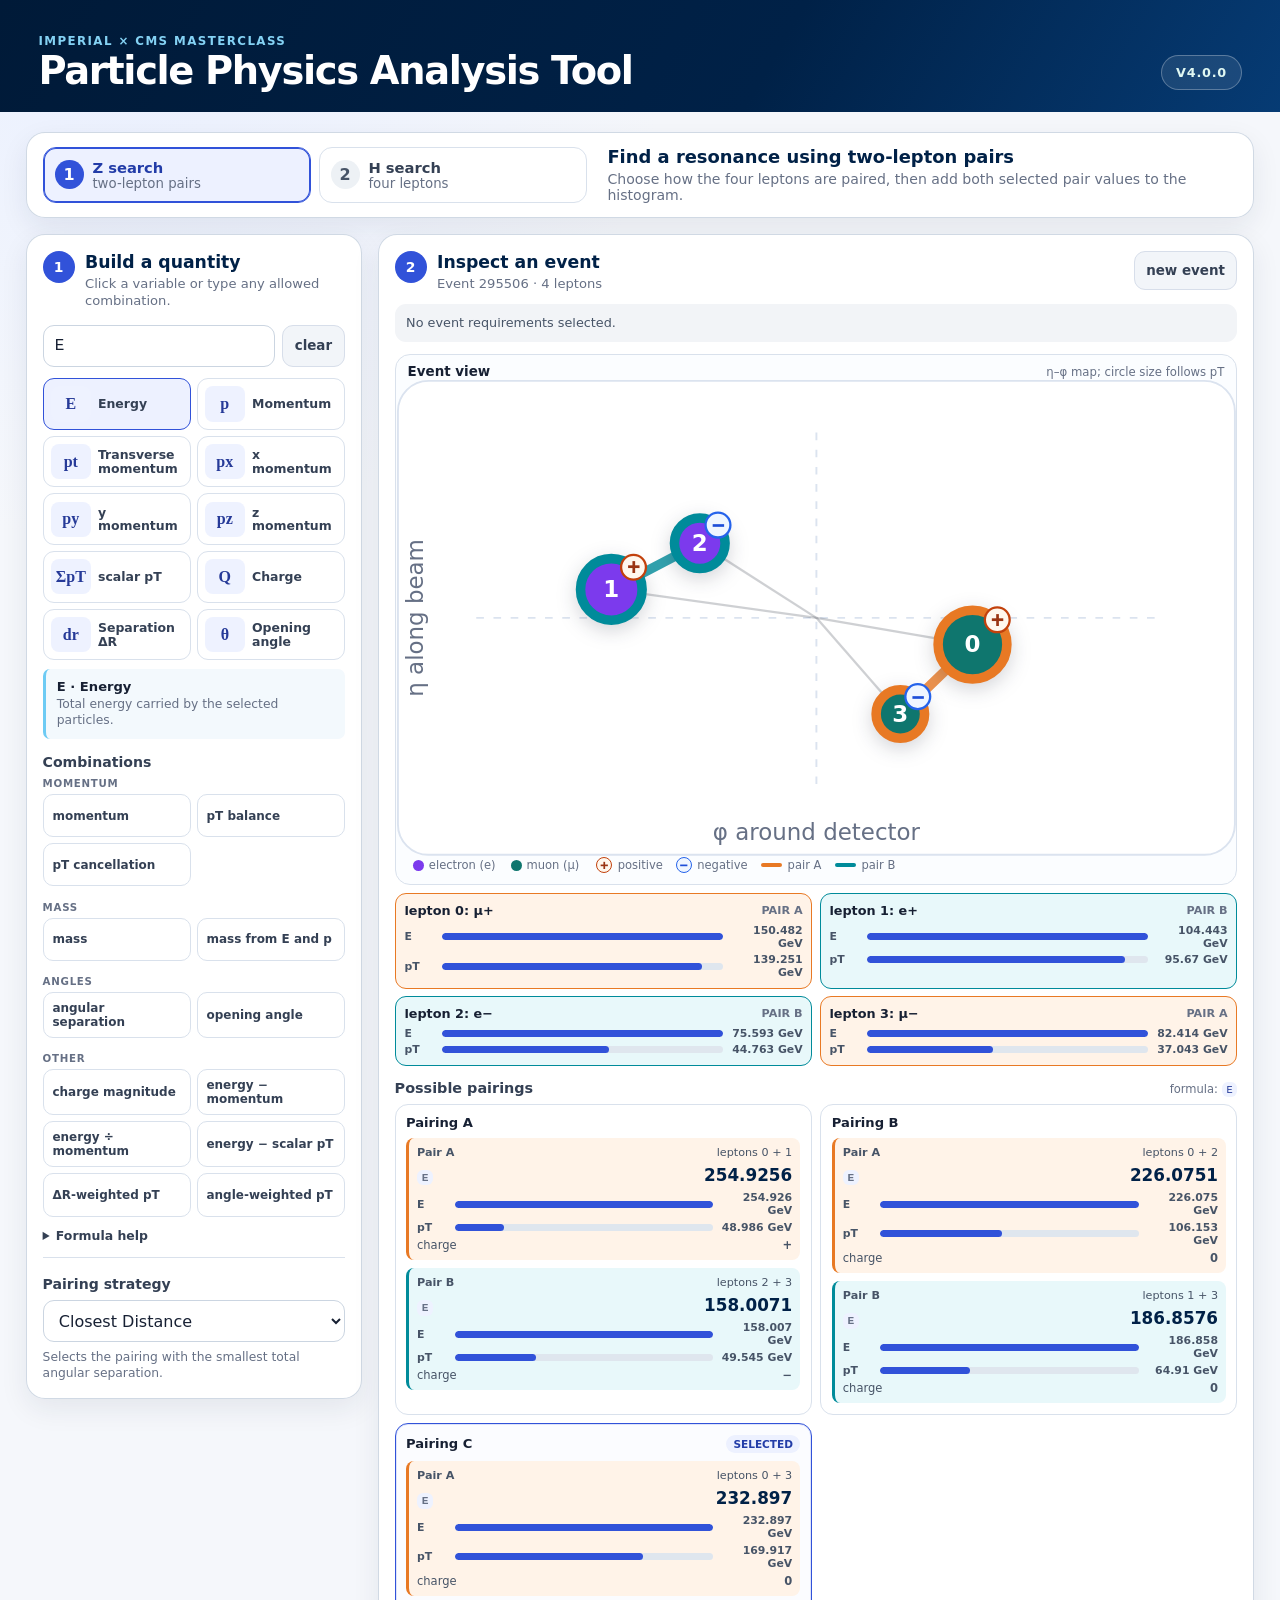
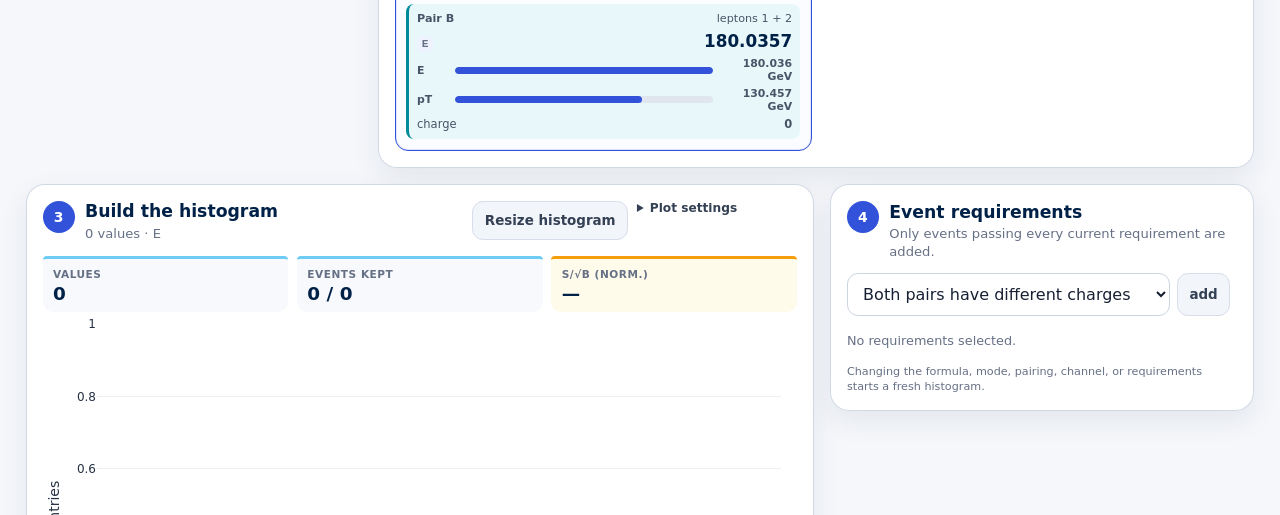
<file: site/index.html>
<!doctype html>
<html lang="en">
<head>
  <meta charset="utf-8" />
  <meta name="viewport" content="width=device-width, initial-scale=1" />
  <title>Particle Physics Analysis Tool</title>
  <link rel="stylesheet" href="./static/styles.css?v=4.0.0" />
  <script src="./static/plotly-2.35.2.min.js"></script>
</head>
<body>
  <header class="hero">
    <div>
      <p class="eyebrow">Imperial × CMS masterclass</p>
      <h1>Particle Physics Analysis Tool</h1>
    </div>
    <div class="status" id="statusBox" role="status">loading…</div>
  </header>

  <main class="app-shell">
    <section class="mode-bar card" aria-label="Investigation mode">
      <div class="mode-switch segmented">
        <button class="seg active" id="modePairs" data-mode="pairs">
          <span>1</span><b>Z search</b><small>two-lepton pairs</small>
        </button>
        <button class="seg" id="modeFour" data-mode="four">
          <span>2</span><b>H search</b><small>four leptons</small>
        </button>
      </div>
      <div>
        <h2 id="modeTitle">Find a resonance using two-lepton pairs</h2>
        <p id="modeHelp">Choose how the four leptons are paired, then add both selected pair values to the histogram.</p>
      </div>
    </section>

    <div class="workspace-grid">
      <aside class="card controls formula-card">
        <div class="section-heading">
          <span class="step-number">1</span>
          <div><h2>Build a quantity</h2><p>Click a variable or type any allowed combination.</p></div>
        </div>

        <div class="formula-input-row">
          <label class="sr-only" for="formulaInput">Formula</label>
          <input id="formulaInput" value="E" spellcheck="false" autocomplete="off" />
          <button class="secondary compact" id="clearFormula">clear</button>
        </div>
        <div class="quantity-palette" id="quantityPalette"></div>
        <div id="quantityExplanation" class="quantity-explanation"></div>

        <h3 class="subhead">Combinations</h3>
        <div class="preset-grid" id="presetGrid"></div>
        <details class="advanced">
          <summary>Formula help</summary>
          <p>Use arithmetic, parentheses, <code>sqrt</code>, <code>abs</code>, <code>min</code>, or <code>max</code>.</p>
          <div class="token-grid"><code>E</code><code>px</code><code>py</code><code>pz</code><code>p</code><code>pt</code><code>charge</code><code>pt_scalar</code><code>dr</code><code>angle</code></div>
        </details>

        <div id="pairControls" class="mode-controls">
          <h3 class="subhead">Pairing strategy</h3>
          <label class="sr-only" for="pairingRule">Pairing strategy</label>
          <select id="pairingRule">
            <option value="closest_distance">Closest Distance</option>
            <option value="furthest_distance">Furthest Distance</option>
            <option value="closest_formula">Closest value from formula</option>
            <option value="furthest_formula">Furthest value from formula</option>
            <option value="same_type_same_charge">Same Type, Same Charge</option>
            <option value="same_type_different_charge">Same Type, Different Charge</option>
            <option value="different_type_same_charge">Different Type, Same Charge</option>
            <option value="different_type_different_charge">Different Type, Different Charge</option>
            <option value="random">Random</option>
          </select>
          <p class="field-note" id="pairingHelp">Selects the pairing with the smallest total angular separation.</p>
        </div>

      </aside>

      <section class="card event-card">
        <div class="section-heading row-heading">
          <span class="step-number">2</span>
          <div><h2>Inspect an event</h2><p id="eventSummary">Loading…</p></div>
          <button class="secondary compact" id="loadEvent">new event</button>
        </div>
        <div id="eventRequirementStatus" class="event-pass neutral">No event requirements selected.</div>
        <div id="eventDisplay" class="event-display-box"></div>
        <div id="leptonList" class="lepton-list"></div>
        <div id="formulaResults" class="formula-results"></div>
      </section>

      <section class="analysis-column">
        <article class="card histogram-card">
          <div class="plot-header">
            <div class="section-heading">
              <span class="step-number">3</span>
              <div><h2>Build the histogram</h2><p id="histStatus">No entries yet.</p></div>
            </div>
            <div class="plot-tools">
              <button class="secondary compact" id="resizeHist">Resize histogram</button>
              <details class="range-box">
                <summary>Plot settings</summary>
                <div class="mini-grid">
                  <label>bins<input id="histBins" type="number" min="10" max="200" value="70" /></label>
                  <label>min<input id="histMin" type="number" value="0" /></label>
                  <label>max<input id="histMax" type="number" value="200" /></label>
                </div>
              </details>
            </div>
          </div>

          <div class="hist-metrics">
            <div><span>values</span><b id="histEntries">0</b></div>
            <div><span>events kept</span><b id="histAccepted">0 / 0</b></div>
            <div class="significance-metric" title="Shape-only teaching estimate: S/√B divided by √N so it does not grow just because more entries are added."><span>S/√B (norm.)</span><b id="significanceValue">—</b></div>
          </div>
          <div id="studentHist" class="plot"></div>
          <div class="histogram-actions">
            <button class="primary" id="addCurrent">add current event</button>
            <button class="primary" id="addBatch">add next 1000 events</button>
            <button class="secondary" id="clearHist">clear histogram</button>
          </div>
          <p class="metric-note">The displayed S/√B is divided by √N. It compares the peak shape with neighboring sidebands without increasing solely because more entries were added.</p>
        </article>

        <article class="card requirements-card">
          <div class="section-heading compact-heading">
            <span class="step-number">4</span>
            <div><h2>Event requirements</h2><p>Only events passing every current requirement are added.</p></div>
          </div>
          <div id="channelControls" class="channel-control" hidden>
            <h3 class="subhead">Channel</h3>
            <label class="sr-only" for="channelSelect">Four-lepton channel</label>
            <select id="channelSelect">
              <option value="all">All events</option>
              <option value="2e2mu">2e2μ</option>
              <option value="4e">4e</option>
              <option value="4mu">4μ</option>
            </select>
            <p class="field-note">A channel describes the lepton makeup of the candidate: 4e, 4μ, or 2e2μ.</p>
          </div>
          <div class="requirement-adder">
            <label class="sr-only" for="requirementSelect">Requirement to add</label>
            <select id="requirementSelect"></select>
            <label class="requirement-threshold" id="requirementThreshold" hidden>
              <span id="requirementComparison"></span>
              <input id="requirementValue" type="number" step="any" />
              <em id="requirementUnit"></em>
            </label>
            <button class="secondary compact" id="addRequirement">add</button>
          </div>
          <div class="active-requirements" id="activeRequirements">
            <p class="empty-state">No requirements selected.</p>
          </div>
          <p class="configuration-note">Changing the formula, mode, pairing, channel, or requirements starts a fresh histogram.</p>
        </article>
      </section>
    </div>
  </main>

  <div id="toast" class="toast" role="alert" aria-live="assertive" hidden></div>
  <script type="module" src="./static/app.js?v=4.0.0"></script>
</body>
</html>
</file>
<file: site/static/styles.css>
:root {
  --imperial: #002147;
  --accent: #3152d9;
  --accent-dark: #223ca8;
  --accent-soft: #edf1ff;
  --ink: #172033;
  --muted: #667085;
  --line: #d9e1ec;
  --surface: #f5f7fb;
  --card: #ffffff;
  --pair-a: #e87924;
  --pair-a-soft: #fff3e8;
  --pair-b: #008b9a;
  --pair-b-soft: #e8f8fa;
  --good: #0f766e;
  --good-soft: #dff7f2;
  --bad: #b42318;
  --bad-soft: #feeceb;
  --shadow: 0 10px 28px rgba(22, 38, 67, 0.08);
}

* { box-sizing: border-box; }

html { color-scheme: light; }

body {
  margin: 0;
  min-width: 320px;
  color: var(--ink);
  background: radial-gradient(circle at 10% 0, #eaf0ff 0, var(--surface) 34rem);
  font-family: Inter, ui-sans-serif, system-ui, -apple-system, BlinkMacSystemFont, "Segoe UI", sans-serif;
}

button, input, select { font: inherit; }

button { cursor: pointer; }
button:disabled { cursor: not-allowed; opacity: 0.52; }

a { color: var(--accent-dark); }

code {
  padding: 0.12rem 0.3rem;
  border-radius: 6px;
  color: #243a98;
  background: #eef2ff;
  font-size: 0.9em;
}

[hidden] { display: none !important; }

.sr-only {
  position: absolute;
  width: 1px;
  height: 1px;
  padding: 0;
  margin: -1px;
  overflow: hidden;
  clip: rect(0, 0, 0, 0);
  white-space: nowrap;
  border: 0;
}

.hero {
  display: flex;
  justify-content: space-between;
  align-items: end;
  gap: 2rem;
  padding: 2.1rem clamp(1rem, 3vw, 3rem) 1.35rem;
  color: white;
  background: linear-gradient(120deg, #001a38, var(--imperial) 60%, #063b74);
}

.hero h1 {
  margin: 0.25rem 0 0;
  font-size: clamp(1.8rem, 3vw, 3.15rem);
  line-height: 1;
  letter-spacing: -0.035em;
}

.eyebrow {
  margin: 0;
  color: #84d2f4;
  font-size: 0.74rem;
  font-weight: 900;
  letter-spacing: 0.12em;
  text-transform: uppercase;
}

.status {
  flex: none;
  padding: 0.55rem 0.85rem;
  border: 1px solid rgba(255, 255, 255, 0.28);
  border-radius: 999px;
  color: #dff7f2;
  background: rgba(255, 255, 255, 0.09);
  font-size: 0.8rem;
  font-weight: 850;
  text-transform: uppercase;
  letter-spacing: 0.06em;
}

.app-shell {
  width: min(1880px, 100%);
  margin: 0 auto;
  padding: 1.25rem clamp(0.8rem, 2vw, 2rem) 2.5rem;
}

.card {
  border: 1px solid rgba(203, 213, 225, 0.9);
  border-radius: 19px;
  background: rgba(255, 255, 255, 0.96);
  box-shadow: var(--shadow);
}

.mode-bar {
  display: grid;
  grid-template-columns: minmax(24rem, 34rem) 1fr;
  gap: 1.3rem;
  align-items: center;
  padding: 0.85rem 1rem;
  margin-bottom: 1rem;
}

.mode-bar h2 { margin: 0; color: var(--imperial); font-size: 1.12rem; }
.mode-bar p { margin: 0.25rem 0 0; color: var(--muted); font-size: 0.88rem; }

.segmented { display: grid; grid-template-columns: 1fr 1fr; gap: 0.5rem; }

.seg {
  display: grid;
  grid-template-columns: 1.8rem 1fr;
  grid-template-rows: auto auto;
  gap: 0 0.55rem;
  align-items: center;
  min-height: 3.5rem;
  padding: 0.55rem 0.7rem;
  border: 1px solid var(--line);
  border-radius: 13px;
  color: #344054;
  background: white;
  text-align: left;
}

.seg > span {
  grid-row: 1 / 3;
  display: grid;
  width: 1.8rem;
  height: 1.8rem;
  place-items: center;
  border-radius: 50%;
  color: #475467;
  background: #edf1f5;
  font-weight: 900;
}

.seg b { align-self: end; font-size: 0.92rem; }
.seg small { align-self: start; color: var(--muted); }

.seg.active {
  border-color: var(--accent);
  color: var(--accent-dark);
  background: var(--accent-soft);
  box-shadow: 0 0 0 1px var(--accent) inset;
}

.seg.active > span { color: white; background: var(--accent); }

.workspace-grid {
  display: grid;
  grid-template-columns: minmax(18rem, 21rem) minmax(25rem, 0.9fr) minmax(30rem, 1.15fr);
  gap: 1rem;
  align-items: start;
}

.formula-card, .event-card, .histogram-card, .requirements-card { padding: 1rem; }

.section-heading {
  display: grid;
  grid-template-columns: 2rem 1fr;
  gap: 0.65rem;
  align-items: start;
}

.section-heading h2 { margin: 0.05rem 0 0; color: var(--imperial); font-size: 1.08rem; }
.section-heading p { margin: 0.2rem 0 0; color: var(--muted); font-size: 0.82rem; line-height: 1.35; }

.step-number {
  display: grid;
  width: 2rem;
  height: 2rem;
  place-items: center;
  border-radius: 50%;
  color: white;
  background: var(--accent);
  font-size: 0.87rem;
  font-weight: 900;
}

.row-heading { grid-template-columns: 2rem minmax(0, 1fr) auto; }
.compact-heading { margin-bottom: 0.8rem; }

.formula-input-row {
  display: grid;
  grid-template-columns: minmax(0, 1fr) auto;
  gap: 0.45rem;
  margin: 0.9rem 0 0.7rem;
}

input, select {
  width: 100%;
  min-height: 2.65rem;
  padding: 0.62rem 0.7rem;
  border: 1px solid #cbd5e1;
  border-radius: 11px;
  color: var(--ink);
  background: white;
}

input:focus, select:focus, button:focus-visible, summary:focus-visible {
  outline: 3px solid rgba(49, 82, 217, 0.2);
  outline-offset: 1px;
  border-color: var(--accent);
}

#formulaInput { font-family: "SFMono-Regular", Consolas, "Liberation Mono", monospace; }

.primary, .secondary {
  min-height: 2.65rem;
  padding: 0.65rem 0.85rem;
  border: 1px solid transparent;
  border-radius: 11px;
  font-weight: 850;
}

.primary { color: white; background: var(--accent); }
.primary:hover:not(:disabled) { background: var(--accent-dark); }
.secondary { border-color: #d7deea; color: #344054; background: #f2f5f9; }
.secondary:hover:not(:disabled) { border-color: #aebbd0; background: #e8edf4; }
.compact { min-height: 2.45rem; padding: 0.55rem 0.72rem; font-size: 0.84rem; }

.quantity-palette {
  display: grid;
  grid-template-columns: repeat(2, minmax(0, 1fr));
  gap: 0.38rem;
}

.quantity-token {
  display: grid;
  grid-template-columns: 2.5rem 1fr;
  gap: 0.45rem;
  align-items: center;
  min-height: 3.15rem;
  padding: 0.45rem;
  border: 1px solid var(--line);
  border-radius: 11px;
  color: #344054;
  background: white;
  text-align: left;
}

.quantity-token:hover, .quantity-token.active { border-color: var(--accent); background: var(--accent-soft); }

.quantity-symbol {
  display: grid;
  width: 2.5rem;
  min-height: 2.2rem;
  place-items: center;
  border-radius: 8px;
  color: #263a98;
  background: #eef2ff;
  font-family: Georgia, serif;
  font-weight: 900;
}

.quantity-name { font-size: 0.78rem; font-weight: 850; line-height: 1.1; }

.quantity-explanation {
  display: grid;
  gap: 0.12rem;
  min-height: 3.8rem;
  margin-top: 0.55rem;
  padding: 0.65rem 0.7rem;
  border-left: 3px solid #6dcbf4;
  border-radius: 7px;
  background: #f3f9fd;
}

.variable-explanation { display: grid; gap: 0.12rem; }
.variable-explanation + .variable-explanation { margin-top: 0.4rem; padding-top: 0.4rem; border-top: 1px solid #dceaf3; }
.variable-explanation b { font-size: 0.82rem; }
.variable-explanation span { color: var(--muted); font-size: 0.77rem; line-height: 1.3; }

.subhead { margin: 0.95rem 0 0.45rem; color: #344054; font-size: 0.88rem; }

.preset-grid { display: grid; gap: 0.75rem; }
.preset-group { display: grid; gap: 0.3rem; }
.preset-group + .preset-group { padding-top: 0.15rem; }
.preset-group-label { color: var(--muted); font-size: 0.64rem; font-weight: 900; letter-spacing: 0.07em; text-transform: uppercase; }
.preset-options { display: grid; grid-template-columns: repeat(2, minmax(0, 1fr)); gap: 0.38rem; }

.preset {
  min-height: 2.7rem;
  padding: 0.5rem 0.55rem;
  border: 1px solid var(--line);
  border-radius: 10px;
  color: #344054;
  background: white;
  font-size: 0.75rem;
  font-weight: 800;
  text-align: left;
}

.preset:hover, .preset.active { border-color: var(--accent); color: var(--accent-dark); background: var(--accent-soft); }
.preset.active { box-shadow: 0 0 0 1px rgba(49, 82, 217, 0.18) inset; }

.advanced {
  margin-top: 0.7rem;
  color: var(--muted);
  font-size: 0.78rem;
}

.advanced summary, .range-box summary { color: #344054; font-weight: 850; cursor: pointer; }
.advanced p { margin: 0.5rem 0; line-height: 1.35; }
.token-grid { display: flex; flex-wrap: wrap; gap: 0.3rem; }

.mode-controls {
  margin-top: 0.9rem;
  padding-top: 0.2rem;
  border-top: 1px solid var(--line);
}

.channel-control {
  margin: 0.7rem 0;
  padding: 0.65rem;
  border: 1px solid var(--line);
  border-radius: 11px;
  background: #f7f9fc;
}
.channel-control .subhead { margin: 0 0 0.4rem; }

.field-note { margin: 0.4rem 0 0; color: var(--muted); font-size: 0.77rem; line-height: 1.35; }

.event-pass {
  margin: 0.75rem 0;
  padding: 0.62rem 0.72rem;
  border-radius: 11px;
  font-size: 0.8rem;
  line-height: 1.35;
}

.event-pass.neutral { color: #475467; background: #f2f4f7; }
.event-pass.pass { color: var(--good); background: var(--good-soft); }
.event-pass.fail { color: var(--bad); background: var(--bad-soft); }

.event-display-box {
  overflow: hidden;
  border: 1px solid var(--line);
  border-radius: 15px;
  background: #fbfdff;
}

.event-vis-header {
  display: flex;
  justify-content: space-between;
  gap: 1rem;
  align-items: center;
  padding: 0.62rem 0.75rem 0;
}

.event-vis-header b { font-size: 0.84rem; }
.event-vis-header span { color: var(--muted); font-size: 0.73rem; }

.eta-phi { display: block; width: 100%; height: auto; }
.eta-phi rect { fill: white; stroke: #dbe3ef; }
.eta-phi .axis { stroke: #dbe3ef; stroke-width: 1; stroke-dasharray: 4 5; }
.eta-phi .axis-label { fill: #667085; font-size: 12px; }
.origin-guide { stroke: #111827; stroke-width: 1.2; opacity: 0.2; }
.lepton-point circle { stroke: white; stroke-width: 2.5; filter: drop-shadow(0 3px 5px rgba(15, 23, 42, 0.18)); }
.lepton-point text { fill: white; font-size: 12px; font-weight: 900; pointer-events: none; }
.lepton-point.electron circle { fill: #7c3aed; }
.lepton-point.muon circle { fill: #0f766e; }
.dot.electron { background: #7c3aed; }
.dot.muon { background: #0f766e; }
.lepton-point.selected-a circle { stroke: var(--pair-a); stroke-width: 5; }
.lepton-point.selected-b circle { stroke: var(--pair-b); stroke-width: 5; }
.pair-link { stroke-width: 5; stroke-linecap: round; opacity: 0.8; }
.pair-link.pair-a { stroke: var(--pair-a); }
.pair-link.pair-b { stroke: var(--pair-b); }
.charge-badge circle { stroke-width: 1.2; }
.charge-badge text { font-size: 9px; font-weight: 950; pointer-events: none; }
.charge-badge.positive circle { fill: #fff7ed; stroke: #c2410c; }
.charge-badge.positive text { fill: #9a3412; }
.charge-badge.negative circle { fill: #eff6ff; stroke: #2563eb; }
.charge-badge.negative text { fill: #1d4ed8; }

.display-legend {
  display: flex;
  flex-wrap: wrap;
  gap: 0.35rem;
  align-items: center;
  padding: 0 0.75rem 0.65rem;
  color: var(--muted);
  font-size: 0.72rem;
}

.legend-item { display: inline-flex; gap: 0.28rem; align-items: center; margin-right: 0.25rem; }
.dot { display: inline-block; width: 0.7rem; height: 0.7rem; margin-left: 0.35rem; border-radius: 50%; }
.line-key { display: inline-block; width: 1.3rem; height: 0.25rem; margin-left: 0.5rem; border-radius: 999px; }
.line-key.pair-a { background: var(--pair-a); }
.line-key.pair-b { background: var(--pair-b); }
.charge-key { display: inline-grid; width: 1rem; height: 1rem; margin-left: 0.45rem; place-items: center; border: 1px solid; border-radius: 50%; font-size: 0.68rem; font-weight: 950; }
.charge-key.positive { color: #9a3412; border-color: #c2410c; background: #fff7ed; }
.charge-key.negative { color: #1d4ed8; border-color: #2563eb; background: #eff6ff; }

.lepton-list {
  display: grid;
  grid-template-columns: repeat(2, minmax(0, 1fr));
  gap: 0.45rem;
  margin-top: 0.55rem;
}

.lepton-chip {
  padding: 0.55rem;
  border: 1px solid var(--line);
  border-radius: 11px;
  background: white;
}

.lepton-chip.pair-a { border-color: var(--pair-a); background: var(--pair-a-soft); }
.lepton-chip.pair-b { border-color: var(--pair-b); background: var(--pair-b-soft); }

.lepton-title { display: flex; justify-content: space-between; gap: 0.5rem; align-items: center; margin-bottom: 0.35rem; font-size: 0.8rem; }
.lepton-title span { color: var(--muted); font-size: 0.7rem; font-weight: 850; text-transform: uppercase; }

.mini-bars, .object-visual { display: grid; gap: 0.22rem; }
.barline { display: grid; grid-template-columns: 2rem minmax(3rem, 1fr) 4.6rem; gap: 0.35rem; align-items: center; font-size: 0.68rem; }
.barline span { color: #475467; font-weight: 850; }
.barline b { color: #475467; font-weight: 750; text-align: right; }
.bartrack { overflow: hidden; height: 0.43rem; border-radius: 999px; background: #dfe6ee; }
.bartrack i { display: block; height: 100%; border-radius: inherit; background: var(--accent); }

.formula-results { margin-top: 0.85rem; }
.result-heading { display: flex; justify-content: space-between; gap: 1rem; align-items: baseline; margin-bottom: 0.5rem; }
.result-heading h3 { margin: 0; color: #344054; font-size: 0.9rem; }
.result-heading span { color: var(--muted); font-size: 0.72rem; }

.pairing-grid, .four-grid { display: grid; gap: 0.55rem; }
.pairing-grid { grid-template-columns: repeat(2, minmax(0, 1fr)); }

.pair-card {
  padding: 0.65rem;
  border: 1px solid var(--line);
  border-radius: 13px;
  background: white;
}

.pair-card.selected { border-color: var(--accent); background: #fbfcff; box-shadow: 0 0 0 1px rgba(49, 82, 217, 0.15) inset; }
.pair-card-heading { display: flex; justify-content: space-between; gap: 0.5rem; align-items: center; }
.pair-card-heading h4 { margin: 0; font-size: 0.82rem; }
.pair-card-heading > span { padding: 0.2rem 0.45rem; border-radius: 999px; color: var(--accent-dark); background: var(--accent-soft); font-size: 0.66rem; font-weight: 900; text-transform: uppercase; }

.pair-object { margin-top: 0.5rem; padding: 0.5rem; border-left: 3px solid; border-radius: 8px; }
.pair-object.pair-a { border-color: var(--pair-a); background: var(--pair-a-soft); }
.pair-object.pair-b { border-color: var(--pair-b); background: var(--pair-b-soft); }
.pair-object-title { display: flex; justify-content: space-between; gap: 0.5rem; color: #475467; font-size: 0.7rem; }

.formula-value { display: flex; justify-content: space-between; gap: 0.7rem; align-items: baseline; margin: 0.35rem 0; }
.formula-value code { overflow-wrap: anywhere; color: var(--muted); font-size: 0.7rem; font-weight: 800; }
.formula-value b { color: var(--imperial); font-size: 1.05rem; }
.charge-row { display: flex; justify-content: space-between; margin-top: 0.28rem; color: #475467; font-size: 0.72rem; }

.quad-details { display: flex; gap: 1rem; margin-top: 0.55rem; color: var(--muted); font-size: 0.75rem; }
.quad-details b { color: var(--ink); }

.empty-state { margin: 0.4rem 0; color: var(--muted); font-size: 0.8rem; }

.analysis-column { display: grid; gap: 1rem; }

.plot-header {
  display: flex;
  justify-content: space-between;
  gap: 1rem;
  align-items: start;
}

.plot-tools { display: flex; gap: 0.55rem; align-items: start; }
.plot-tools > button { white-space: nowrap; }

.range-box { width: 10rem; color: var(--muted); font-size: 0.76rem; }
.range-box[open] { width: 100%; max-width: 18rem; }
.mini-grid { display: grid; grid-template-columns: repeat(3, 1fr); gap: 0.35rem; margin-top: 0.45rem; }
.mini-grid label { color: var(--muted); font-size: 0.67rem; font-weight: 800; }
.mini-grid input { min-height: 2rem; margin-top: 0.15rem; padding: 0.35rem; }

.hist-metrics {
  display: grid;
  grid-template-columns: repeat(3, 1fr);
  gap: 0.55rem;
  margin-top: 0.85rem;
}

.hist-metrics > div {
  padding: 0.55rem 0.65rem;
  border-top: 3px solid #6dcbf4;
  border-radius: 4px 4px 10px 10px;
  background: #f7f9fc;
}

.hist-metrics span { display: block; color: var(--muted); font-size: 0.66rem; font-weight: 850; letter-spacing: 0.05em; text-transform: uppercase; }
.hist-metrics b { display: block; margin-top: 0.18rem; color: var(--imperial); font-size: 1.15rem; }
.hist-metrics .significance-metric { border-color: #f59e0b; background: #fffbeb; }

.plot { width: 100%; height: 27rem; }

.histogram-actions { display: grid; grid-template-columns: 1fr 1fr 0.8fr; gap: 0.5rem; }
.metric-note, .configuration-note { margin: 0.6rem 0 0; color: var(--muted); font-size: 0.7rem; line-height: 1.35; }

.requirement-adder { display: grid; grid-template-columns: minmax(0, 1fr) auto auto; gap: 0.45rem; }
.requirement-threshold { display: flex; gap: 0.3rem; align-items: center; color: #475467; font-size: 0.75rem; font-weight: 800; }
.requirement-threshold[hidden] { display: none; }
.requirement-threshold input { width: 5.4rem; min-height: 2.2rem; padding: 0.35rem 0.45rem; }
.requirement-threshold em { color: var(--muted); font-size: 0.66rem; font-style: normal; font-weight: 700; }
.active-requirements { display: grid; gap: 0.45rem; margin-top: 0.65rem; }

.requirement-row {
  display: grid;
  grid-template-columns: minmax(0, 1fr) auto 2rem;
  gap: 0.65rem;
  align-items: center;
  padding: 0.62rem;
  border: 1px solid var(--line);
  border-radius: 12px;
  background: #fbfcfe;
}

.requirement-copy { min-width: 0; }
.requirement-copy > div { display: flex; flex-wrap: wrap; gap: 0.4rem; align-items: center; }
.requirement-copy b { font-size: 0.79rem; }
.requirement-copy small { display: block; margin-top: 0.18rem; color: var(--muted); font-size: 0.68rem; line-height: 1.3; }

.requirement-value { display: flex; gap: 0.35rem; align-items: center; color: #475467; font-size: 0.74rem; font-style: normal; }
.requirement-value input { width: 5.6rem; min-height: 2.1rem; padding: 0.35rem 0.45rem; }
.requirement-value em { color: var(--muted); font-size: 0.66rem; font-style: normal; }

.remove-requirement {
  display: grid;
  width: 2rem;
  height: 2rem;
  place-items: center;
  border: 0;
  border-radius: 8px;
  color: #667085;
  background: transparent;
  font-size: 1.2rem;
}
.remove-requirement:hover { color: var(--bad); background: var(--bad-soft); }

.toast {
  position: fixed;
  z-index: 20;
  right: 1.2rem;
  bottom: 1.2rem;
  max-width: min(28rem, calc(100vw - 2.4rem));
  padding: 0.8rem 1rem;
  border-radius: 12px;
  color: white;
  background: #7a271a;
  box-shadow: 0 12px 32px rgba(51, 18, 12, 0.25);
  font-size: 0.85rem;
}

@media (max-width: 1320px) {
  .workspace-grid { grid-template-columns: minmax(18rem, 21rem) minmax(28rem, 1fr); }
  .analysis-column { grid-column: 1 / -1; grid-template-columns: minmax(0, 1.3fr) minmax(22rem, 0.7fr); align-items: start; }
  .requirements-card { position: sticky; top: 1rem; }
}

@media (max-width: 920px) {
  .hero { align-items: start; }
  .mode-bar { grid-template-columns: 1fr; }
  .workspace-grid { grid-template-columns: 1fr; }
  .analysis-column { grid-column: auto; grid-template-columns: 1fr; }
  .requirements-card { position: static; }
}

@media (max-width: 620px) {
  .hero { display: block; }
  .status { display: inline-block; margin-top: 0.8rem; }
  .app-shell { padding-inline: 0.55rem; }
  .mode-bar, .formula-card, .event-card, .histogram-card, .requirements-card { border-radius: 14px; }
  .mode-switch, .quantity-palette, .preset-grid, .preset-options, .lepton-list, .hist-metrics { grid-template-columns: 1fr; }
  .mode-bar { padding: 0.75rem; }
  .plot-header { display: block; }
  .plot-tools { margin-top: 0.7rem; }
  .range-box { margin: 0.7rem 0; }
  .histogram-actions { grid-template-columns: 1fr; }
  .requirement-adder { grid-template-columns: minmax(0, 1fr) auto; }
  .requirement-adder > select { grid-column: 1 / -1; }
  .requirement-row { grid-template-columns: minmax(0, 1fr) 2rem; }
  .requirement-value { grid-column: 1 / 2; grid-row: 2; }
  .remove-requirement { grid-column: 2; grid-row: 1 / 3; }
  .event-vis-header { align-items: start; }
  .pairing-grid { grid-template-columns: 1fr; }
}
</file>
